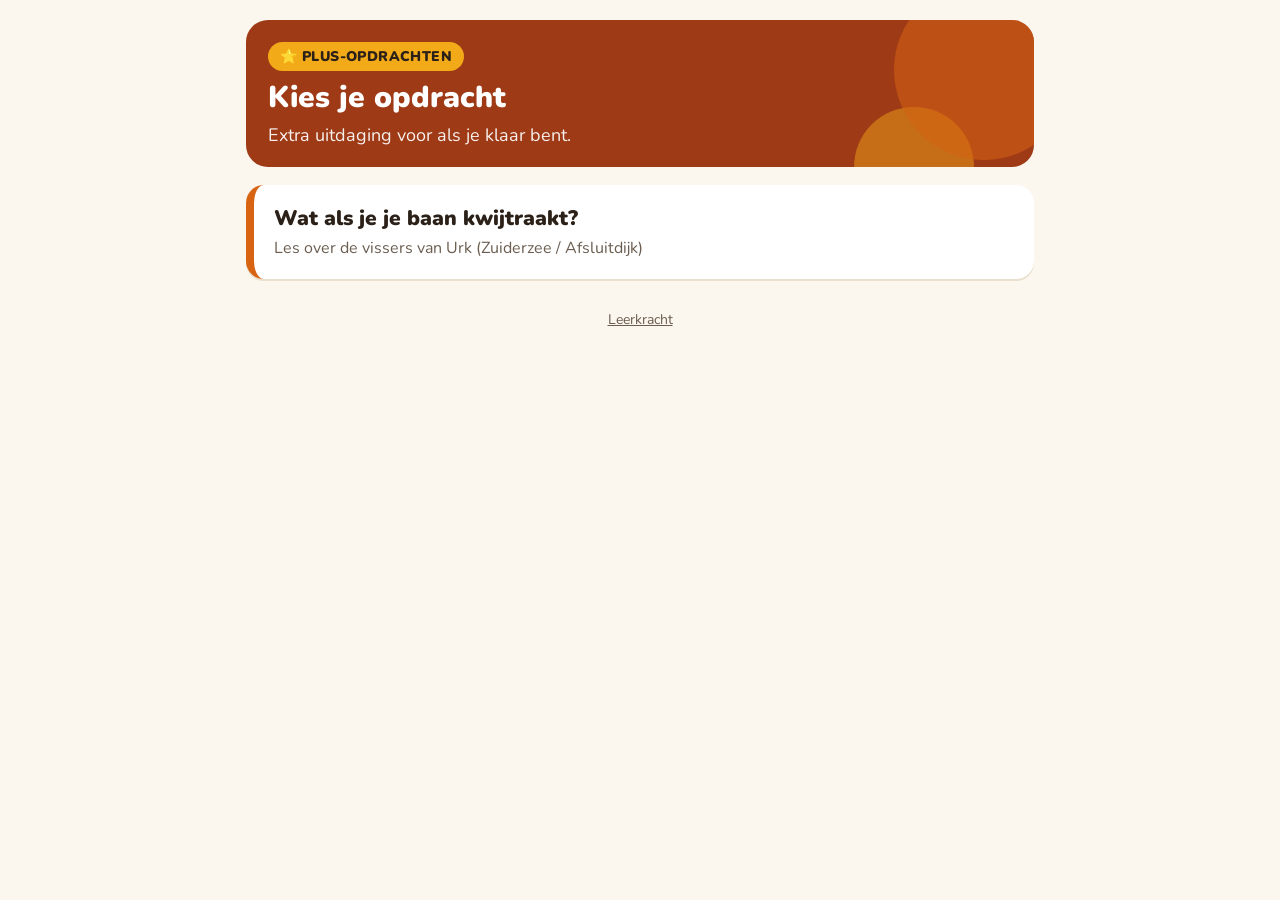
<file: index.html>
<!DOCTYPE html>
<html lang="nl">
<head>
<meta charset="utf-8">
<meta name="viewport" content="width=device-width, initial-scale=1">
<title>Plus-opdrachten</title>
<link rel="preconnect" href="https://fonts.googleapis.com">
<link href="https://fonts.googleapis.com/css2?family=Nunito:wght@400;600;700;800;900&display=swap" rel="stylesheet">
<link rel="stylesheet" href="stijl.css">
<style>
  .lijst{display:grid;gap:14px;margin-top:18px}
  .lijst a{display:block;background:#fff;border-radius:18px;padding:18px 20px;text-decoration:none;color:var(--tekst);border-left:8px solid var(--oranje);box-shadow:0 2px 0 var(--lijn)}
  .lijst a b{font-size:21px;font-weight:900;display:block}
  .lijst a span{color:var(--zacht);font-size:16px}
  .lk{text-align:center;margin-top:30px;font-size:14px}
  .lk a{color:var(--zacht)}
</style>
</head>
<body>
<div class="wrap">
  <header class="kop">
    <span class="badge">⭐ PLUS-OPDRACHTEN</span>
    <h1>Kies je opdracht</h1>
    <p class="sub">Extra uitdaging voor als je klaar bent.</p>
  </header>
  <div class="lijst" id="lijst"></div>
  <p class="lk"><a href="leerkracht.html">Leerkracht</a></p>
</div>
<script type="module">
import { OPDRACHTEN } from "./opdrachten.js?v=2";
const box = document.getElementById("lijst");
OPDRACHTEN.forEach(o => {
  const a = document.createElement("a"); a.href = o.bestand;
  const b = document.createElement("b"); b.textContent = o.titel;
  const s = document.createElement("span"); s.textContent = o.bij;
  a.append(b, s); box.appendChild(a);
});
</script>
</body>
</html>
</file>
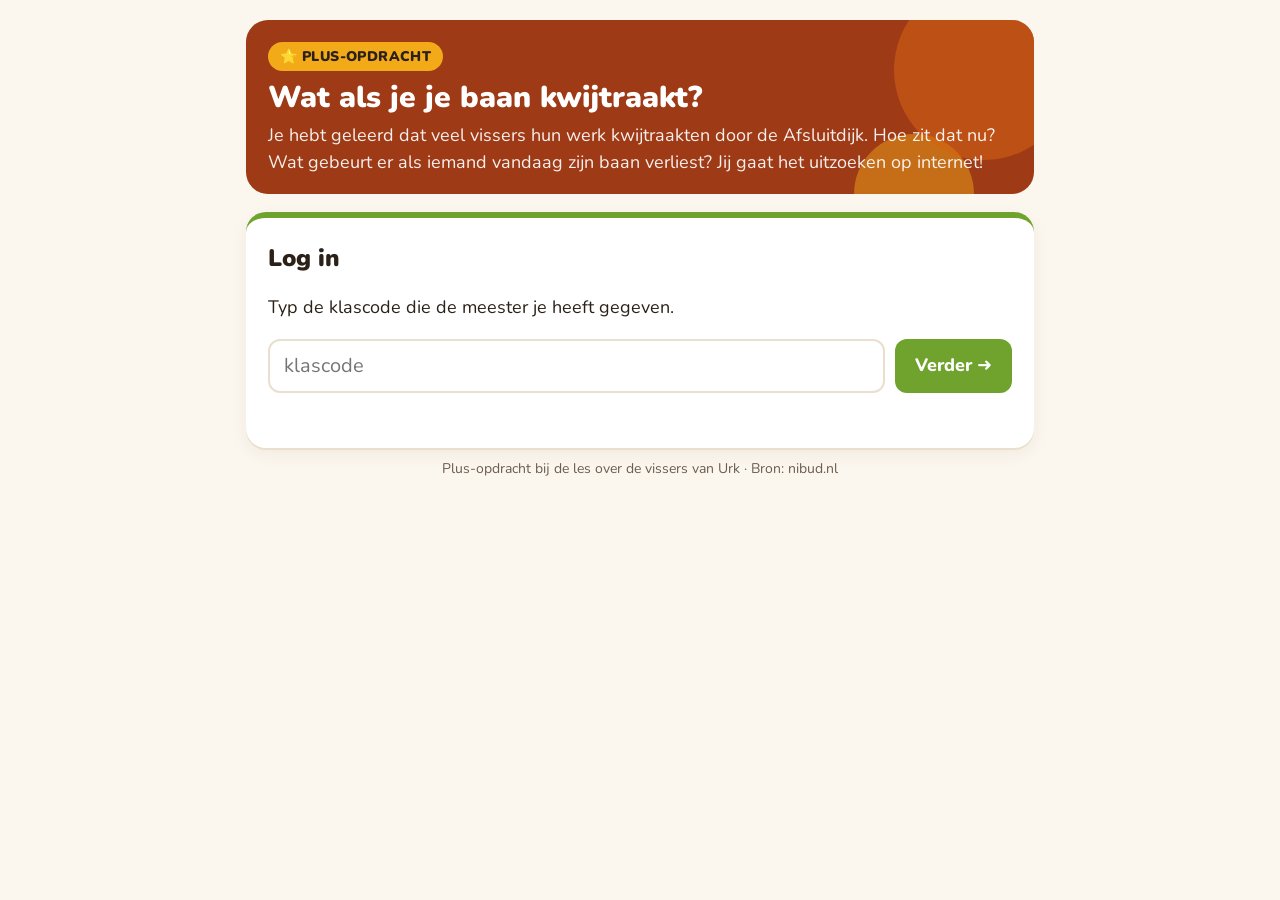
<file: ww-urk.html>
<!DOCTYPE html>
<html lang="nl">
<head>
<meta charset="utf-8">
<meta name="viewport" content="width=device-width, initial-scale=1">
<title>Plus-opdracht: Wat als je je baan kwijtraakt?</title>
<link rel="preconnect" href="https://fonts.googleapis.com">
<link href="https://fonts.googleapis.com/css2?family=Nunito:wght@400;600;700;800;900&display=swap" rel="stylesheet">
<link rel="stylesheet" href="stijl.css">
</head>
<body>
<div class="wrap">

  <header class="kop">
    <span class="badge">⭐ PLUS-OPDRACHT</span>
    <h1>Wat als je je baan kwijtraakt?</h1>
    <p class="sub">Je hebt geleerd dat veel vissers hun werk kwijtraakten door de Afsluitdijk. Hoe zit dat nu? Wat gebeurt er als iemand vandaag zijn baan verliest? Jij gaat het uitzoeken op internet!</p>
    <div class="wie" id="wie" hidden>
      <span>👋 Hoi <span id="wieNaam"></span>!</span>
      <button id="wissel">Niet jij?</button>
      <span class="opslag" id="opslag">☁️ Opgeslagen</span>
    </div>
  </header>

  <!-- ============ INLOGGEN ============ -->
  <section class="login" id="login">
    <div id="stapCode">
      <h2>Log in</h2>
      <p>Typ de klascode die de meester je heeft gegeven.</p>
      <div class="rij">
        <input id="code" autocomplete="off" autocapitalize="off" spellcheck="false" placeholder="klascode">
        <button class="knop check groot" id="codeKnop">Verder ➜</button>
      </div>
    </div>
    <div id="stapKeuze" hidden>
      <h2>Ben je al eerder begonnen?</h2>
      <div class="keuze">
        <button id="kiesVerder"><span>🔁</span>Ik ga verder<small>Ik heb al een naam en code</small></button>
        <button id="kiesNieuw"><span>🆕</span>Ik ben nieuw<small>Ik maak een naam en code</small></button>
      </div>
      <p><button class="knop tip" id="andereCode" style="font-size:14px;padding:4px 10px">← andere klascode</button></p>
    </div>
    <div id="stapForm" hidden>
      <h2 id="formTitel">Log in</h2>
      <p id="formUitleg"></p>
      <label class="veld" for="lNaam">Je voornaam</label>
      <input id="lNaam" autocomplete="off" maxlength="30" placeholder="Bijv. Anna">
      <label class="veld" for="lPin">Je geheime code (4 cijfers)</label>
      <input id="lPin" class="pin" inputmode="numeric" autocomplete="off" maxlength="4" placeholder="••••">
      <div class="rij">
        <button class="knop check groot" id="formKnop">Inloggen</button>
        <button class="knop tip groot" id="formTerug">← Terug</button>
      </div>
    </div>
    <div id="stapGemaakt" hidden>
      <h2>Gelukt! 🎉</h2>
      <p>Jouw naam is <b id="gNaam"></b> en je geheime code is:</p>
      <div class="pinGroot" id="gPin"></div>
      <p><b>Onthoud je code goed!</b> Die heb je nodig als je de volgende keer verder wilt. Vertel hem aan niemand, alleen aan de meester als je hem vergeten bent.</p>
      <button class="knop check groot" id="gVerder">Ik heb hem onthouden ➜</button>
    </div>
    <div class="fout" id="fout"></div>
    <div class="demo" id="demoMelding" hidden>🧪 Demo-modus: er is nog geen database gekoppeld. Gebruik klascode <b>demo</b>. Alles blijft alleen op deze computer.</div>
  </section>

  <!-- ============ OPDRACHT ============ -->
  <main id="opdracht" hidden>
    <div class="feedback" id="feedback" hidden><b>💬 Bericht van de meester</b><span id="feedbackTekst"></span></div>

    <div class="voortgang">
      <span id="vtekst">0 van 9 opdrachten goed</span>
      <div class="balk"><span id="vbalk"></span></div>
    </div>

    <div class="pad">

      <section class="stap" style="--kleur:var(--roest)">
        <div class="nr">1</div>
        <div class="label">Lees eerst</div>
        <h2>De vissers van toen</h2>
        <p>Toen de Afsluitdijk klaar was (in 1932), werd de zoute Zuiderzee een zoet meer. Veel vissen verdwenen. Sommige vissers vonden ander werk, anderen gingen op de Noordzee vissen. Een deel werd <b>werkloos</b>. Ze kregen een beetje geld van de overheid, maar dat was bijna niet genoeg om van te leven.</p>
        <p>Tegenwoordig is daar een regel voor. Die gaan we nu bekijken.</p>
      </section>

      <section class="stap" style="--kleur:var(--oranje)">
        <div class="nr">2</div>
        <div class="label">Woordenkast</div>
        <h2>Moeilijke woorden</h2>
        <p>Op de website staan best lastige woorden. Tik op een woord voor de uitleg.</p>
        <div class="woorden">
          <button class="woord"><b>werkloos</b><span>Je hebt geen betaald werk (meer).</span></button>
          <button class="woord"><b>uitkering</b><span>Geld dat je krijgt als je zelf (even) geen geld kunt verdienen.</span></button>
          <button class="woord"><b>ontslag</b><span>Je mag niet meer bij je werk blijven, of je stopt er zelf mee.</span></button>
          <button class="woord"><b>voorwaarde / eis</b><span>Iets wat moet kloppen. Klopt het niet? Dan krijg je het niet.</span></button>
          <button class="woord"><b>aanvragen</b><span>Vragen of je iets mag krijgen, meestal met een formulier.</span></button>
          <button class="woord"><b>UWV</b><span>Een organisatie van de overheid. Die helpt mensen die geen werk hebben.</span></button>
          <button class="woord"><b>gemeente</b><span>Het bestuur van jouw dorp of stad, zoals de gemeente Houten.</span></button>
          <button class="woord"><b>procent (%)</b><span>Hoeveel van de 100. 100% is alles, 50% is de helft.</span></button>
        </div>
      </section>

      <section class="stap" style="--kleur:var(--geel)">
        <div class="nr">3</div>
        <div class="label">Zoektruc</div>
        <h2>Zoek slim op een lange pagina</h2>
        <p>De website is geschreven voor volwassenen en de tekst is lang. Je hoeft niet alles te lezen! Gebruik de zoektruc:</p>
        <p>Druk op <kbd>Ctrl</kbd> + <kbd>F</kbd> en typ een woord. De computer laat zien waar het woord staat.</p>
        <div class="zoekdemo">🔎 Je typt: <b>procent</b> → "...krijg je 75 <mark>procent</mark> van je loon..."</div>
        <p style="font-size:16px;color:var(--zacht)">Bij elke vraag staat een tip met een goed zoekwoord.</p>
      </section>

      <section class="stap" style="--kleur:var(--groen)">
        <div class="nr">4</div>
        <div class="label">De website</div>
        <h2>Open de website van het Nibud</h2>
        <p>Het Nibud geeft mensen uitleg over geld. De website opent in een nieuw tabblad. Zo kun je heen en weer klikken tussen de website en deze pagina.</p>
        <a class="groot-link" href="https://www.nibud.nl/onderwerpen/werken/werkloos/" target="_blank" rel="noopener">
          <span class="ico">🌐</span>
          <span>Naar nibud.nl<small>Werkloosheid en uitkeringen</small></span>
        </a>
      </section>

      <section class="stap vraagstap" style="--kleur:var(--oranje)" data-q="a">
        <div class="nr">5</div>
        <div class="label">Vraag a</div>
        <p class="vraag">Hoe heet het geld dat je kunt krijgen als je even geen werk hebt?</p>
        <textarea placeholder="Typ hier je antwoord"></textarea>
        <div class="knoppen"><button class="knop check">Controleer</button><button class="knop tip">💡 Tip</button></div>
        <div class="tiptekst">Kijk naar de kopjes bovenaan de pagina. Het geld heeft een naam met twee hoofdletters.</div>
        <div class="fb"></div>
      </section>

      <section class="stap vraagstap" style="--kleur:var(--roest)" data-q="b">
        <div class="nr">6</div>
        <div class="label">Vraag b</div>
        <p class="vraag">Noem minstens twee eisen. Daaraan moet je voldoen om een WW-uitkering te krijgen.</p>
        <textarea placeholder="1. ...&#10;2. ..."></textarea>
        <div class="knoppen"><button class="knop check">Controleer</button><button class="knop tip">💡 Tip</button></div>
        <div class="tiptekst">Zoek het kopje <b>"Heb je recht op WW?"</b> Daaronder staat een lijstje. Schrijf twee eisen op in je eigen woorden.</div>
        <div class="fb"></div>
      </section>

      <section class="stap vraagstap" style="--kleur:var(--groen)" data-q="c">
        <div class="nr">7</div>
        <div class="label">Vraag c</div>
        <p class="vraag">Waar moet je een WW-uitkering aanvragen?</p>
        <textarea placeholder="Typ hier je antwoord"></textarea>
        <div class="knoppen"><button class="knop check">Controleer</button><button class="knop tip">💡 Tip</button></div>
        <div class="tiptekst">Zoek met <kbd>Ctrl</kbd> + <kbd>F</kbd> op het woord <b>aanvragen</b>. Het is een organisatie met drie letters.</div>
        <div class="fb"></div>
      </section>

      <section class="stap vraagstap" style="--kleur:var(--geel)" data-q="d">
        <div class="nr">8</div>
        <div class="label">Vraag d</div>
        <p class="vraag">Hoelang duurt een WW-uitkering maximaal? (Maximaal betekent: het langst.)</p>
        <textarea placeholder="Typ hier je antwoord"></textarea>
        <div class="knoppen"><button class="knop check">Controleer</button><button class="knop tip">💡 Tip</button></div>
        <div class="tiptekst">Zoek met <kbd>Ctrl</kbd> + <kbd>F</kbd> op <b>maanden</b> of op <b>maximaal</b>.</div>
        <div class="fb"></div>
      </section>

      <section class="stap vraagstap" style="--kleur:var(--lime)" data-q="e">
        <div class="nr">9</div>
        <div class="label">Vraag e</div>
        <p class="vraag">Hoe hoog is een WW-uitkering?</p>
        <textarea placeholder="Typ hier je antwoord"></textarea>
        <div class="knoppen"><button class="knop check">Controleer</button><button class="knop tip">💡 Tip</button></div>
        <div class="tiptekst">Zoek op het woord <b>procent</b>. Let op: er staan twee getallen. Eén voor de eerste twee maanden en één voor daarna.</div>
        <div class="fb"></div>
      </section>

      <section class="stap vraagstap" style="--kleur:var(--roest)" data-q="f">
        <div class="nr">10</div>
        <div class="label">Vraag f</div>
        <p class="vraag">Welke uitkering kun je aanvragen als je geen recht (meer) hebt op een WW-uitkering?</p>
        <textarea placeholder="Typ hier je antwoord"></textarea>
        <div class="knoppen"><button class="knop check">Controleer</button><button class="knop tip">💡 Tip</button></div>
        <div class="tiptekst">Kijk bij het laatste kopje van de pagina. Extra punt: schrijf ook op <b>bij wie</b> je die aanvraagt.</div>
        <div class="fb"></div>
      </section>

      <section class="stap" style="--kleur:var(--oranje)" id="reken">
        <div class="nr">11</div>
        <div class="label">🧮 Uitdaging</div>
        <h2>Reken het uit: visser Klaas</h2>
        <p>Visser Klaas verdiende <b>€ 2.000</b> per maand. Hij raakt zijn werk kwijt en krijgt WW.</p>
        <div class="reken">
          <label for="r1">1. In de eerste 2 maanden krijgt hij <b>75%</b>. Hoeveel euro per maand is dat?</label>
          <div class="euro"><input class="getal" id="r1" inputmode="numeric" autocomplete="off"></div>
          <div class="fb r-fb" id="r1fb"></div>
          <label for="r2">2. Vanaf maand 3 krijgt hij <b>70%</b>. Hoeveel euro per maand is dat?</label>
          <div class="euro"><input class="getal" id="r2" inputmode="numeric" autocomplete="off"></div>
          <div class="fb r-fb" id="r2fb"></div>
          <label for="r3">3. Hoeveel krijgt hij <b>in totaal</b> in de eerste 3 maanden?</label>
          <div class="euro"><input class="getal" id="r3" inputmode="numeric" autocomplete="off"></div>
          <div class="fb r-fb" id="r3fb"></div>
        </div>
        <div class="knoppen"><button class="knop check" id="rcheck">Controleer</button><button class="knop tip" id="rtip">💡 Tip</button></div>
        <div class="tiptekst" id="rtiptekst">75% is hetzelfde als <b>driekwart</b>: deel eerst door 4, doe dan keer 3.<br>Voor 70%: 10% is één tiende. Deel door 10, doe dan keer 7.</div>
      </section>

      <section class="stap" style="--kleur:var(--groen)" id="denk">
        <div class="nr">12</div>
        <div class="label">🤔 Denkvragen</div>
        <h2>Wat vind jij?</h2>
        <p class="vraag" style="margin-top:8px">1. Klaas krijgt geen 100% van zijn loon, maar minder. Waarom zou dat zo zijn, denk je?</p>
        <textarea id="d1" placeholder="Ik denk dat..."></textarea>
        <p class="vraag" style="margin-top:14px">2. Stel: jij bent visser op Urk in 1932 en je kunt niet meer vissen op de Zuiderzee. Wat zou jij doen? Leg uit waarom.</p>
        <textarea id="d2" placeholder="Ik zou..."></textarea>
      </section>

      <section class="stap" style="--kleur:var(--roest)" id="klaar">
        <div class="nr">🏁</div>
        <div class="label">Klaar?</div>
        <h2>Lever je werk in</h2>
        <p>Je werk wordt vanzelf bewaard ☁️. Nog niet klaar? Geen probleem! Log de volgende keer weer in met dezelfde klascode en je naam, dan ga je verder waar je was.</p>
        <p>Ben je helemaal klaar? Klik dan op de knop. Daarna kan de meester je werk nakijken.</p>
        <div class="knoppen"><button class="knop check groot" id="inleveren">✅ Ik ben klaar: inleveren</button></div>
        <div class="ingeleverd-melding" id="ingeleverdMelding"></div>
      </section>

    </div>
  </main>
  <footer>Plus-opdracht bij de les over de vissers van Urk · Bron: nibud.nl</footer>
</div>

<script type="module">
import { DEMO, haalKlas, registreer, login, haalWerk, bewaarWerk, werkId, naamSleutel, geldigePin } from "./firebase.js?v=2";

const OPDRACHT = "ww-urk";
const CODE_KEY = "plus-klascode";
const $ = id => document.getElementById(id);
const norm = s => (s || "").toLowerCase().replace(/\s+/g, " ").trim();

let klasCode = null, klas = null, leerling = null, acct = null, modus = "verder", nieuwAccount = null;
let laden = false, ingeleverd = false, timer = null;
const status = {};

// ================= INLOGGEN =================
if (DEMO) $("demoMelding").hidden = false;
try { const c = localStorage.getItem(CODE_KEY); if (c) $("code").value = c; } catch (e) {}

async function controleerCode() {
  const code = $("code").value.trim().toLowerCase();
  $("fout").textContent = "";
  if (!code) { $("fout").textContent = "Typ eerst de klascode."; return; }
  $("codeKnop").disabled = true; $("codeKnop").textContent = "Even zoeken...";
  try {
    const k = await haalKlas(code);
    if (!k) { $("fout").textContent = "Deze klascode ken ik niet. Kijk nog eens goed."; return; }
    klasCode = code; klas = k;
    try { localStorage.setItem(CODE_KEY, code); } catch (e) {}
    toonStap("stapKeuze");
  } catch (e) {
    console.error(e);
    $("fout").textContent = "Er ging iets mis met de verbinding. Probeer het nog eens.";
  } finally {
    $("codeKnop").disabled = false; $("codeKnop").textContent = "Verder ➜";
  }
}
function toonStap(id) {
  ["stapCode", "stapKeuze", "stapForm", "stapGemaakt"].forEach(s => $(s).hidden = s !== id);
  $("fout").textContent = "";
}
function openForm(m) {
  modus = m;
  $("formTitel").textContent = m === "nieuw" ? "Maak je eigen login" : "Log in";
  $("formUitleg").textContent = m === "nieuw"
    ? "Typ je voornaam en verzin een geheime code van 4 cijfers. Kies iets wat je makkelijk onthoudt."
    : "Typ je voornaam en je geheime code van 4 cijfers.";
  $("formKnop").textContent = m === "nieuw" ? "Maak aan" : "Inloggen";
  $("lNaam").value = ""; $("lPin").value = "";
  toonStap("stapForm"); $("lNaam").focus();
}
async function verstuurForm() {
  const naam = $("lNaam").value, pin = $("lPin").value.trim();
  $("fout").textContent = "";
  if (naamSleutel(naam).length < 2) { $("fout").textContent = "Typ je voornaam."; return; }
  if (!geldigePin(pin)) { $("fout").textContent = "Je code moet precies 4 cijfers zijn."; return; }
  $("formKnop").disabled = true;
  try {
    if (modus === "nieuw") {
      try { nieuwAccount = await registreer(klasCode, naam, pin); }
      catch (e) {
        if (e.message === "naam-bezet") {
          $("fout").textContent = "Deze naam bestaat al in jouw klas. Ben je al eerder begonnen? Klik dan op Terug en kies \"Ik ga verder\". Heeft een klasgenoot dezelfde naam? Zet dan de eerste letter van je achternaam erachter, bijv. \"Sem B\".";
          return;
        }
        throw e;
      }
      $("gNaam").textContent = nieuwAccount.naam; $("gPin").textContent = pin;
      toonStap("stapGemaakt");
    } else {
      const a = await login(klasCode, naam, pin);
      if (!a) { $("fout").textContent = "Naam of code klopt niet. Kijk nog eens goed. Ben je je code vergeten? Vraag het aan de meester."; return; }
      await start(a);
    }
  } catch (e) {
    console.error(e);
    $("fout").textContent = "Er ging iets mis met de verbinding. Probeer het nog eens.";
  } finally { $("formKnop").disabled = false; }
}
async function start(a) {
  try {
    const w = await haalWerk(klasCode, werkId(OPDRACHT, a.acct));
    acct = a.acct; leerling = a.naam;
    vulIn(w);
    $("login").hidden = true; $("opdracht").hidden = false; $("wie").hidden = false;
    $("wieNaam").textContent = leerling;
    zetOpslag("ok");
    window.scrollTo({ top: 0 });
  } catch (e) {
    console.error(e);
    $("fout").textContent = "Je werk kon niet geladen worden. Probeer het nog eens.";
  }
}
$("codeKnop").addEventListener("click", controleerCode);
$("code").addEventListener("keydown", e => { if (e.key === "Enter") controleerCode(); });
$("andereCode").addEventListener("click", () => { toonStap("stapCode"); $("code").focus(); });
$("kiesVerder").addEventListener("click", () => openForm("verder"));
$("kiesNieuw").addEventListener("click", () => openForm("nieuw"));
$("formTerug").addEventListener("click", () => toonStap("stapKeuze"));
$("formKnop").addEventListener("click", verstuurForm);
["lNaam", "lPin"].forEach(id => $(id).addEventListener("keydown", e => { if (e.key === "Enter") verstuurForm(); }));
$("lPin").addEventListener("input", () => { $("lPin").value = $("lPin").value.replace(/\D/g, "").slice(0, 4); });
$("gVerder").addEventListener("click", () => start(nieuwAccount));
$("wissel").addEventListener("click", async () => {
  await nuBewaren();
  location.reload();
});

// ================= OPSLAAN =================
function zetOpslag(s) {
  const el = $("opslag");
  el.textContent = s === "ok" ? "☁️ Opgeslagen" : s === "bezig" ? "⏳ Opslaan..." : "⚠️ Niet opgeslagen";
  el.title = s === "fout" ? "Check of je internet hebt. Je werk wordt opnieuw geprobeerd." : "";
}
function verzamel() {
  const antwoorden = {};
  stappen.forEach(st => antwoorden[st.dataset.q] = st.querySelector("textarea").value);
  ["r1", "r2", "r3", "d1", "d2"].forEach(id => antwoorden[id] = $(id).value);
  return { acct, leerling, opdracht: OPDRACHT, antwoorden, status: { ...status }, ingeleverd };
}
function plan() {
  if (laden || !leerling) return;
  zetOpslag("bezig");
  clearTimeout(timer);
  timer = setTimeout(nuBewaren, 900);
}
async function nuBewaren() {
  clearTimeout(timer); timer = null;
  if (!leerling) return;
  try { await bewaarWerk(klasCode, werkId(OPDRACHT, acct), verzamel()); zetOpslag("ok"); }
  catch (e) { console.error(e); zetOpslag("fout"); timer = setTimeout(nuBewaren, 5000); }
}
document.addEventListener("visibilitychange", () => { if (document.visibilityState === "hidden" && timer) nuBewaren(); });

// ================= NAKIJKEN PER VRAAG =================
const checks = {
  a(t) {
    if (/bijstand/.test(t)) return ["bijna", "Die bestaat ook, maar die hoort bij vraag f. Welk geld krijg je eerst als je je baan kwijt bent?"];
    if (/\bww\b|ww-|werkloosheid/.test(t)) return ["goed", "Goed zo! Het heet de WW-uitkering. WW staat voor Werkloosheidswet."];
    return ["bijna", "Nog niet helemaal. Kijk naar de kopjes op de pagina."];
  },
  b(t) {
    const eisen = [/schuld/, /26|36|weken/, /beschikbaar|ander werk|nieuw werk|ander soort werk/,
      /\buur|uren/, /voorkom|alles gedaan|alles aan gedaan/, /nederland/, /aow|jonger/];
    const n = eisen.filter(r => r.test(t)).length;
    if (n >= 2) return ["goed", "Top! Je hebt minstens twee eisen gevonden."];
    if (n === 1) return ["bijna", "Goed, één eis heb je al! Nu nog eentje uit het lijstje."];
    return ["bijna", "Zoek het kopje \"Heb je recht op WW?\" Daaronder staat een lijstje met eisen."];
  },
  c(t) {
    if (/uwv|werk\.?nl/.test(t)) return ["goed", "Klopt! Je vraagt de WW aan bij het UWV (online, via werk.nl)."];
    if (/gemeente/.test(t)) return ["bijna", "De gemeente hoort bij een andere uitkering. Zoek nog eens op het woord 'aanvragen'."];
    return ["bijna", "Nog niet. Het is een organisatie met drie letters."];
  },
  d(t) {
    if (/24|vierentwintig|2 jaar|twee jaar/.test(t)) return ["goed", "Goed! Maximaal 24 maanden. Dat is 2 jaar."];
    if (/\b3\b|drie/.test(t)) return ["bijna", "Dat is de kortste tijd. Hoe lang duurt het maximaal (het langst)?"];
    return ["bijna", "Nog niet. Zoek op het woord 'maanden'."];
  },
  e(t) {
    const a = /75/.test(t), b = /70/.test(t);
    if (a && b) return ["goed", "Super! Eerst 75% van je loon, en na twee maanden 70%."];
    if (a || b) return ["bijna", "Goed bezig! Er is nog een tweede getal. Eén voor de eerste twee maanden en één voor daarna."];
    return ["bijna", "Zoek op het woord 'procent'. Je zoekt twee getallen."];
  },
  f(t) {
    if (/bijstand/.test(t)) return ["goed", /gemeente/.test(t)
      ? "Helemaal goed, ook het extra punt! Bijstand vraag je aan bij de gemeente."
      : "Goed! De bijstandsuitkering. Weet je ook bij wie je die aanvraagt?"];
    return ["bijna", "Nog niet. Kijk bij het laatste kopje van de pagina."];
  }
};

function toonFb(el, soort, tekst) {
  el.className = (el.classList.contains("r-fb") ? "fb r-fb " : "fb ") + soort;
  el.textContent = (soort === "goed" ? "✅ " : "🔍 ") + tekst;
}
function wisFb(el) { el.className = el.classList.contains("r-fb") ? "fb r-fb" : "fb"; el.textContent = ""; }

const stappen = [...document.querySelectorAll(".vraagstap")];
function kijkVraag(st) {
  const q = st.dataset.q, fb = st.querySelector(".fb");
  const t = norm(st.querySelector("textarea").value);
  if (!t) { toonFb(fb, "bijna", "Typ eerst een antwoord."); delete status[q]; return; }
  const [soort, tekst] = checks[q](t);
  toonFb(fb, soort, tekst);
  status[q] = soort;
  st.classList.toggle("klaar", soort === "goed");
}
stappen.forEach(st => {
  const q = st.dataset.q;
  st.querySelector(".check").addEventListener("click", () => { kijkVraag(st); update(); plan(); });
  st.querySelector(".tip").addEventListener("click", () => st.querySelector(".tiptekst").classList.toggle("open"));
  st.querySelector("textarea").addEventListener("input", () => {
    if (status[q]) { delete status[q]; st.classList.remove("klaar"); wisFb(st.querySelector(".fb")); update(); }
    plan();
  });
});

// ================= REKENEN =================
const rek = [["r1", 1500, "Klopt! 2000 : 4 = 500, en 3 × 500 = € 1.500."],
             ["r2", 1400, "Klopt! 10% is € 200, dus 70% is 7 × 200 = € 1.400."],
             ["r3", 4400, "Knap! 1.500 + 1.500 + 1.400 = € 4.400."]];
const getal = s => Number(String(s).replace(/[€\s.]/g, "").replace(",", "."));
function kijkReken() {
  rek.forEach(([id, goed, uitleg]) => {
    const v = $(id).value, fb = $(id + "fb");
    if (!v.trim()) { toonFb(fb, "bijna", "Vul hier nog een getal in."); delete status[id]; return; }
    if (getal(v) === goed) { toonFb(fb, "goed", uitleg); status[id] = "goed"; }
    else { toonFb(fb, "bijna", "Nog niet goed. Kijk bij de tip en reken het nog eens na."); status[id] = "bijna"; }
  });
  $("reken").classList.toggle("klaar", rek.every(([id]) => status[id] === "goed"));
}
$("rcheck").addEventListener("click", () => { kijkReken(); update(); plan(); });
$("rtip").addEventListener("click", () => $("rtiptekst").classList.toggle("open"));
rek.forEach(([id]) => $(id).addEventListener("input", () => {
  if (status[id]) { delete status[id]; wisFb($(id + "fb")); $("reken").classList.remove("klaar"); update(); }
  plan();
}));

// ================= WOORDEN & DENKVRAGEN =================
document.querySelectorAll(".woord").forEach(w => w.addEventListener("click", () => w.classList.toggle("open")));
function markeerDenk() {
  $("denk").classList.toggle("klaar", ["d1", "d2"].every(id => $(id).value.trim().length >= 10));
}
["d1", "d2"].forEach(id => $(id).addEventListener("input", () => { markeerDenk(); plan(); }));

// ================= INLEVEREN =================
function toonIngeleverd() {
  $("inleveren").textContent = ingeleverd ? "✅ Ingeleverd" : "✅ Ik ben klaar: inleveren";
  $("ingeleverdMelding").textContent = ingeleverd
    ? "Je werk is ingeleverd. Je mag het nog verbeteren, dat wordt ook bewaard." : "";
}
$("inleveren").addEventListener("click", async () => {
  ingeleverd = true; toonIngeleverd(); await nuBewaren();
});

// ================= VOORTGANG =================
const TOTAAL = 9;
function update() {
  const n = Object.values(status).filter(s => s === "goed").length;
  $("vtekst").textContent = n + " van " + TOTAAL + " opdrachten goed";
  $("vbalk").style.width = (n / TOTAAL * 100) + "%";
}

// ================= OPGESLAGEN WERK TERUGZETTEN =================
function vulIn(w) {
  laden = true;
  const a = (w && w.antwoorden) || {};
  stappen.forEach(st => { st.querySelector("textarea").value = a[st.dataset.q] || ""; });
  ["r1", "r2", "r3", "d1", "d2"].forEach(id => $(id).value = a[id] || "");
  const oud = (w && w.status) || {};
  // alleen vragen die al eens nagekeken waren, opnieuw laten zien
  stappen.forEach(st => { if (oud[st.dataset.q] && st.querySelector("textarea").value.trim()) kijkVraag(st); });
  if (["r1", "r2", "r3"].some(id => oud[id])) kijkReken();
  markeerDenk();
  ingeleverd = !!(w && w.ingeleverd);
  toonIngeleverd();
  if (w && w.feedback && w.feedback.trim()) { $("feedback").hidden = false; $("feedbackTekst").textContent = w.feedback; }
  update();
  laden = false;
}
</script>
</body>
</html>
</file>
<file: stijl.css>
/* Plus-opdrachten · leerlingstijl (De Linde-kleuren) */

  :root{
    --roest:#9e3a16; --oranje:#d86313; --geel:#f3aa19; --groen:#6fa32e; --lime:#b3be11;
    --bg:#fbf6ee; --kaart:#ffffff; --tekst:#2b2118; --zacht:#6b5d50; --lijn:#eadfce;
  }
  *{box-sizing:border-box}
  body{margin:0;background:var(--bg);color:var(--tekst);font-family:"Nunito",system-ui,sans-serif;font-size:18px;line-height:1.5}
  .wrap{max-width:820px;margin:0 auto;padding:20px 16px 60px}

  header.kop{background:var(--roest);color:#fff;border-radius:22px;padding:22px 22px 18px;position:relative;overflow:hidden}
  header.kop::after{content:"";position:absolute;right:-40px;top:-40px;width:180px;height:180px;border-radius:50%;background:var(--oranje);opacity:.55}
  header.kop::before{content:"";position:absolute;right:60px;bottom:-60px;width:120px;height:120px;border-radius:50%;background:var(--geel);opacity:.45}
  .badge{display:inline-block;background:var(--geel);color:var(--tekst);font-weight:900;font-size:14px;padding:4px 12px;border-radius:999px;letter-spacing:.03em;position:relative;z-index:1}
  h1{font-size:30px;line-height:1.15;margin:10px 0 6px;font-weight:900;position:relative;z-index:1}
  .sub{margin:0;opacity:.92;position:relative;z-index:1}
  .naam{display:flex;gap:10px;align-items:center;margin-top:16px;position:relative;z-index:1;flex-wrap:wrap}
  .naam label{font-weight:800}
  .naam input{flex:1;min-width:180px;font:inherit;padding:8px 12px;border-radius:12px;border:none;outline:3px solid transparent}
  .naam input:focus{outline-color:var(--geel)}

  .voortgang{margin:18px 4px 6px;display:flex;align-items:center;gap:12px;font-weight:800;color:var(--zacht);font-size:16px}
  .balk{flex:1;height:14px;background:#efe5d6;border-radius:99px;overflow:hidden}
  .balk span{display:block;height:100%;width:0;background:linear-gradient(90deg,var(--groen),var(--lime));transition:width .4s}

  /* het webpad */
  .pad{position:relative;margin-top:14px;padding-left:58px}
  .pad::before{content:"";position:absolute;left:23px;top:20px;bottom:20px;border-left:4px dotted #d9c9b2}
  .stap{position:relative;background:var(--kaart);border-radius:18px;padding:18px 18px 16px;margin:0 0 18px;box-shadow:0 2px 0 var(--lijn),0 6px 18px rgba(80,50,20,.06);border-top:6px solid var(--kleur,var(--oranje))}
  .nr{position:absolute;left:-58px;top:10px;width:50px;height:50px;border-radius:50%;background:var(--kleur,var(--oranje));color:#fff;font-weight:900;font-size:22px;display:grid;place-items:center;box-shadow:0 0 0 5px var(--bg)}
  .stap.klaar .nr{background:var(--groen)}
  .stap.klaar .nr::after{content:"✓";position:absolute;right:-6px;bottom:-6px;background:#fff;color:var(--groen);width:22px;height:22px;border-radius:50%;font-size:14px;display:grid;place-items:center;box-shadow:0 1px 3px rgba(0,0,0,.2)}
  .stap h2{margin:0 0 6px;font-size:22px;font-weight:900;line-height:1.2}
  .stap p{margin:6px 0}
  .label{font-size:13px;font-weight:900;text-transform:uppercase;letter-spacing:.06em;color:var(--kleur,var(--oranje))}

  .groot-link{display:flex;align-items:center;gap:14px;background:var(--geel);color:var(--tekst);text-decoration:none;font-weight:900;font-size:20px;padding:16px 18px;border-radius:16px;margin-top:10px;transition:transform .15s}
  .groot-link:hover{transform:translateY(-2px)}
  .groot-link .ico{font-size:30px}
  .groot-link small{display:block;font-weight:600;font-size:14px;opacity:.8}

  .woorden{display:grid;grid-template-columns:repeat(auto-fill,minmax(170px,1fr));gap:10px;margin-top:10px}
  .woord{border:none;font:inherit;text-align:left;cursor:pointer;background:#fdf1e3;border-radius:14px;padding:12px 14px;min-height:64px;transition:background .2s}
  .woord b{display:block;font-weight:900;font-size:18px}
  .woord span{display:none;font-size:15px;color:var(--zacht)}
  .woord.open{background:#eef5e4}
  .woord.open span{display:block}
  .woord:not(.open)::after{content:"tik voor uitleg";font-size:13px;color:var(--zacht)}

  kbd{display:inline-block;background:#fff;border:2px solid #cdbda7;border-bottom-width:4px;border-radius:8px;padding:0 9px;font:800 17px "Nunito",sans-serif;margin:0 2px}
  .zoekdemo{background:#f6efe4;border-radius:12px;padding:10px 14px;margin-top:8px;font-size:16px}
  mark{background:#ffe866;padding:0 3px;border-radius:3px}

  .vraag{font-weight:800;font-size:19px;margin:2px 0 10px}
  textarea,input.getal{width:100%;font:inherit;font-size:18px;padding:10px 12px;border-radius:12px;border:2px solid var(--lijn);background:#fffdf9;resize:vertical}
  textarea{min-height:70px}
  textarea:focus,input.getal:focus{outline:none;border-color:var(--kleur,var(--oranje))}
  .knoppen{display:flex;gap:10px;margin-top:10px;flex-wrap:wrap}
  button.knop{font:inherit;font-weight:800;border:none;border-radius:12px;padding:9px 16px;cursor:pointer;font-size:16px}
  .knop.check{background:var(--kleur,var(--oranje));color:#fff}
  .knop.tip{background:#f3ebdf;color:var(--tekst)}
  .stap[style*="--geel"] .knop.check,.stap[style*="--lime"] .knop.check,
  .stap[style*="--geel"]:not(.klaar) .nr,.stap[style*="--lime"]:not(.klaar) .nr{color:var(--tekst)}
  .knop.groot{font-size:18px;padding:12px 20px}
  .tiptekst{display:none;background:#fff7dd;border-left:5px solid var(--geel);border-radius:8px;padding:8px 12px;margin-top:10px;font-size:16px}
  .tiptekst.open{display:block}
  .fb{display:none;margin-top:10px;border-radius:10px;padding:8px 12px;font-weight:700;font-size:16px}
  .fb.goed{display:block;background:#e7f3da;color:#3d6614}
  .fb.bijna{display:block;background:#fdeedd;color:#8a4207}

  .reken{display:grid;grid-template-columns:1fr 150px;gap:10px 12px;align-items:center;margin-top:8px}
  .reken .euro{position:relative}
  .reken .euro::before{content:"€";position:absolute;left:12px;top:50%;transform:translateY(-50%);font-weight:800;color:var(--zacht)}
  .reken .euro input{padding-left:30px}
  .reken .r-fb{grid-column:1/-1;margin-top:-4px}
  @media (max-width:520px){.reken{grid-template-columns:1fr}}

  .samenvatting{white-space:pre-wrap;background:#fbf6ee;border:2px dashed var(--lijn);border-radius:12px;padding:12px;font-size:15px;max-height:260px;overflow:auto;margin-top:10px;display:none}
  .melding{font-weight:800;color:var(--groen);margin-top:8px;min-height:1.4em}
  .opnieuw{margin-top:14px;font-size:14px;color:var(--zacht)}
  .opnieuw button{font:inherit;background:none;border:none;color:var(--roest);text-decoration:underline;cursor:pointer;padding:0}
  .dialoog{display:none;margin-top:8px;background:#fdeedd;border-radius:10px;padding:10px 12px}
  .dialoog.open{display:block}

  footer{text-align:center;color:var(--zacht);font-size:14px;margin-top:10px}

  @media (max-width:560px){
    body{font-size:17px}
    h1{font-size:25px}
    .pad{padding-left:44px}
    .pad::before{left:16px}
    .nr{left:-44px;width:38px;height:38px;font-size:18px}
  }
  @media print{
    body{background:#fff;font-size:14px}
    .knoppen,.tiptekst,.fb,.voortgang,.opnieuw,.groot-link,.woorden,.zoekdemo,.samenvatting,.melding,header.kop::before,header.kop::after{display:none!important}
    .stap{box-shadow:none;border:1px solid #ccc;break-inside:avoid}
    header.kop{background:#fff;color:#000;border:2px solid #000}
    .naam input{border:1px solid #000}
  }

  /* ---- inloggen & opslaan ---- */
  [hidden]{display:none!important}
  .login{background:var(--kaart);border-radius:20px;padding:22px;margin-top:18px;box-shadow:0 2px 0 var(--lijn),0 6px 18px rgba(80,50,20,.06);border-top:6px solid var(--groen)}
  .login h2{margin:0 0 6px;font-size:24px;font-weight:900}
  .login .rij{display:flex;gap:10px;flex-wrap:wrap;margin-top:10px}
  .login input{flex:1;min-width:200px;font:inherit;font-size:20px;padding:10px 14px;border-radius:12px;border:2px solid var(--lijn)}
  .login input:focus{outline:none;border-color:var(--groen)}
  .login .knop.check{--kleur:var(--groen)}
  .namen{display:grid;grid-template-columns:repeat(auto-fill,minmax(130px,1fr));gap:10px;margin-top:12px}
  .namen button{font:inherit;font-weight:800;font-size:19px;padding:14px 10px;border-radius:14px;border:none;background:#fdf1e3;cursor:pointer}
  .namen button:hover{background:var(--geel)}
  .fout{color:var(--roest);font-weight:800;min-height:1.4em;margin-top:8px}
  .demo{background:#fff7dd;border-radius:10px;padding:8px 12px;font-size:15px;margin-top:12px}
  .wie{display:flex;align-items:center;gap:12px;flex-wrap:wrap;margin-top:14px;position:relative;z-index:1;font-weight:800}
  .wie button{font:inherit;font-size:14px;background:rgba(255,255,255,.2);color:#fff;border:none;border-radius:999px;padding:4px 12px;cursor:pointer}
  .opslag{margin-left:auto;font-size:15px;background:rgba(0,0,0,.18);padding:4px 12px;border-radius:999px}
  .feedback{background:#e7f3da;border-left:6px solid var(--groen);border-radius:14px;padding:14px 16px;margin-top:16px}
  .feedback b{display:block;font-weight:900}
  .ingeleverd-melding{font-weight:800;color:var(--groen);margin-top:10px;min-height:1.4em}

  /* ---- zelf account maken ---- */
  .keuze{display:grid;grid-template-columns:1fr 1fr;gap:12px;margin:12px 0}
  .keuze button{font:inherit;font-weight:900;font-size:20px;border:none;border-radius:16px;padding:18px 14px;background:#fdf1e3;cursor:pointer;text-align:center}
  .keuze button:hover{background:var(--geel)}
  .keuze span{display:block;font-size:34px}
  .keuze small{display:block;font-weight:600;font-size:15px;color:var(--zacht)}
  @media (max-width:520px){.keuze{grid-template-columns:1fr}}
  .login label.veld{display:block;font-weight:800;margin:12px 0 4px}
  .login #lNaam,.login .pin{width:100%;max-width:340px;display:block}
  .login .pin{letter-spacing:.5em;font-weight:900;max-width:180px}
  .pinGroot{font-size:54px;font-weight:900;letter-spacing:.3em;background:var(--geel);border-radius:16px;padding:6px 18px;display:inline-block;margin:6px 0}
</file>
